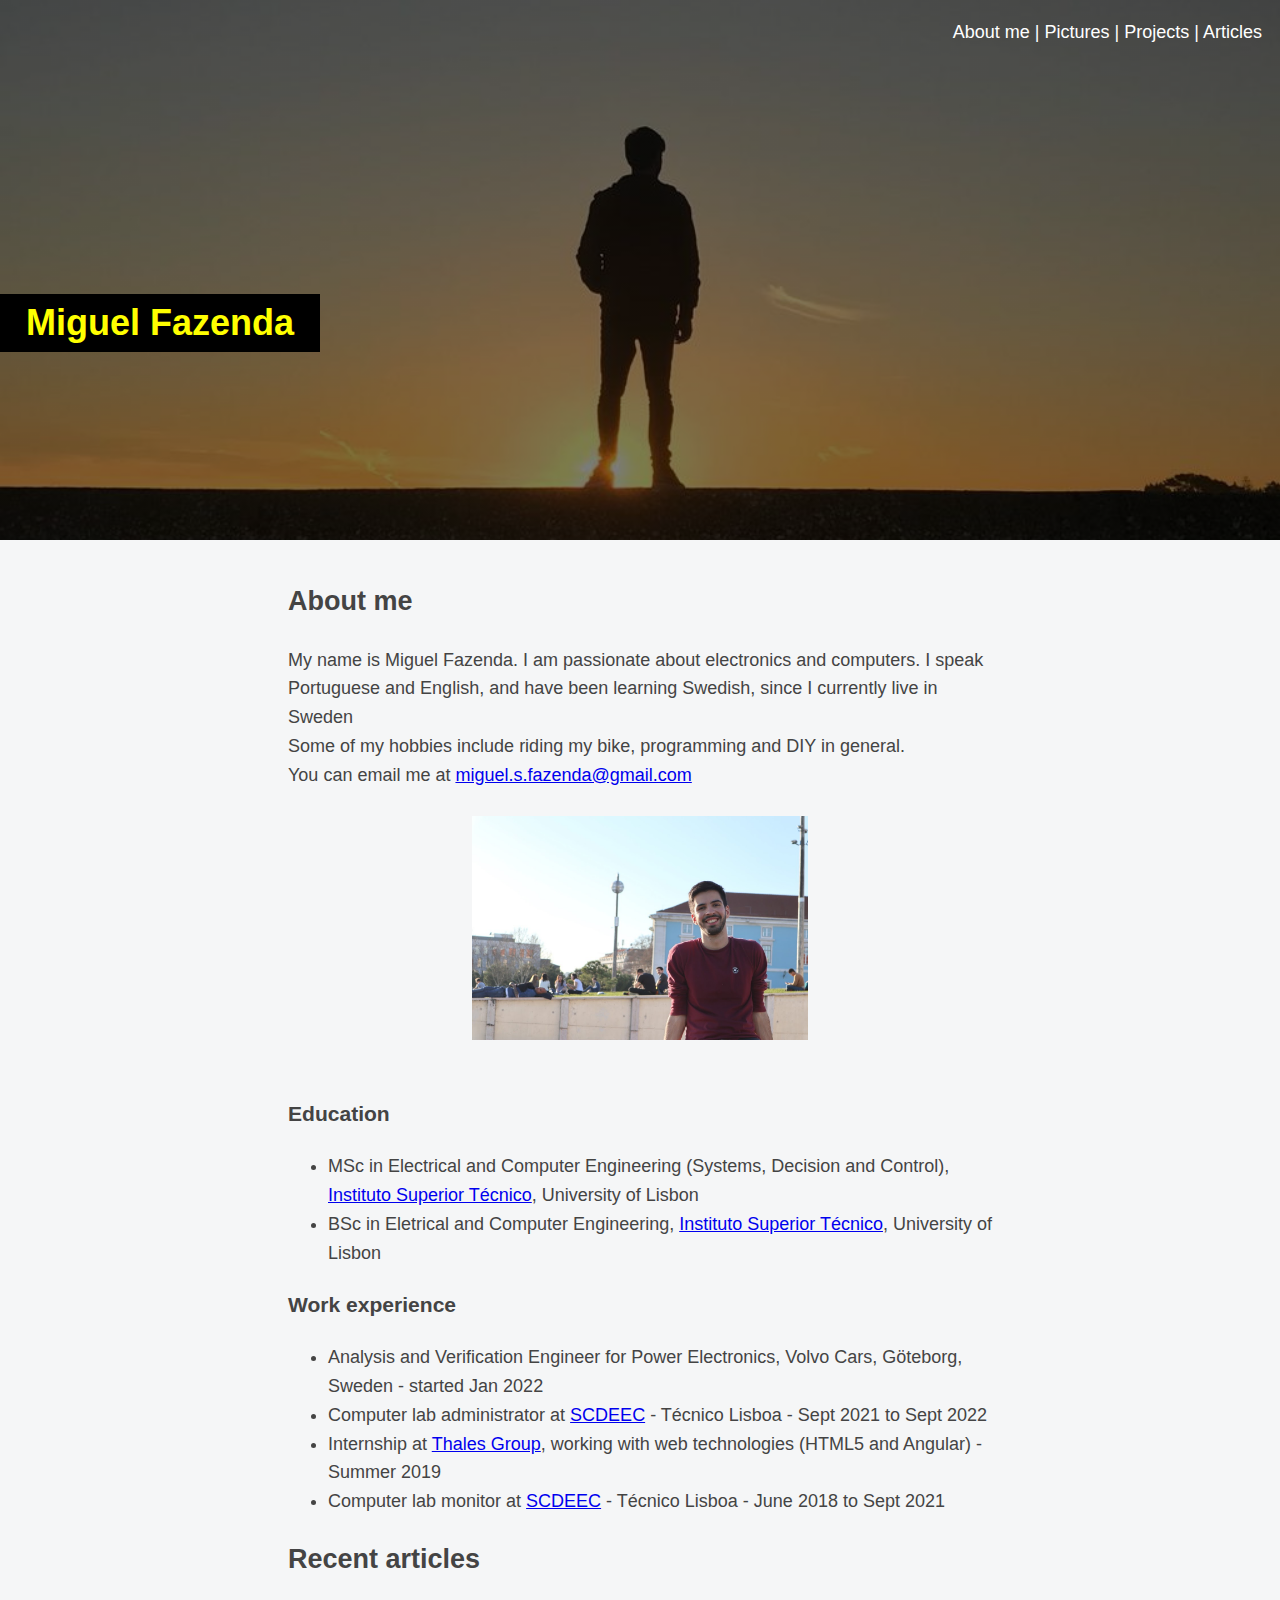
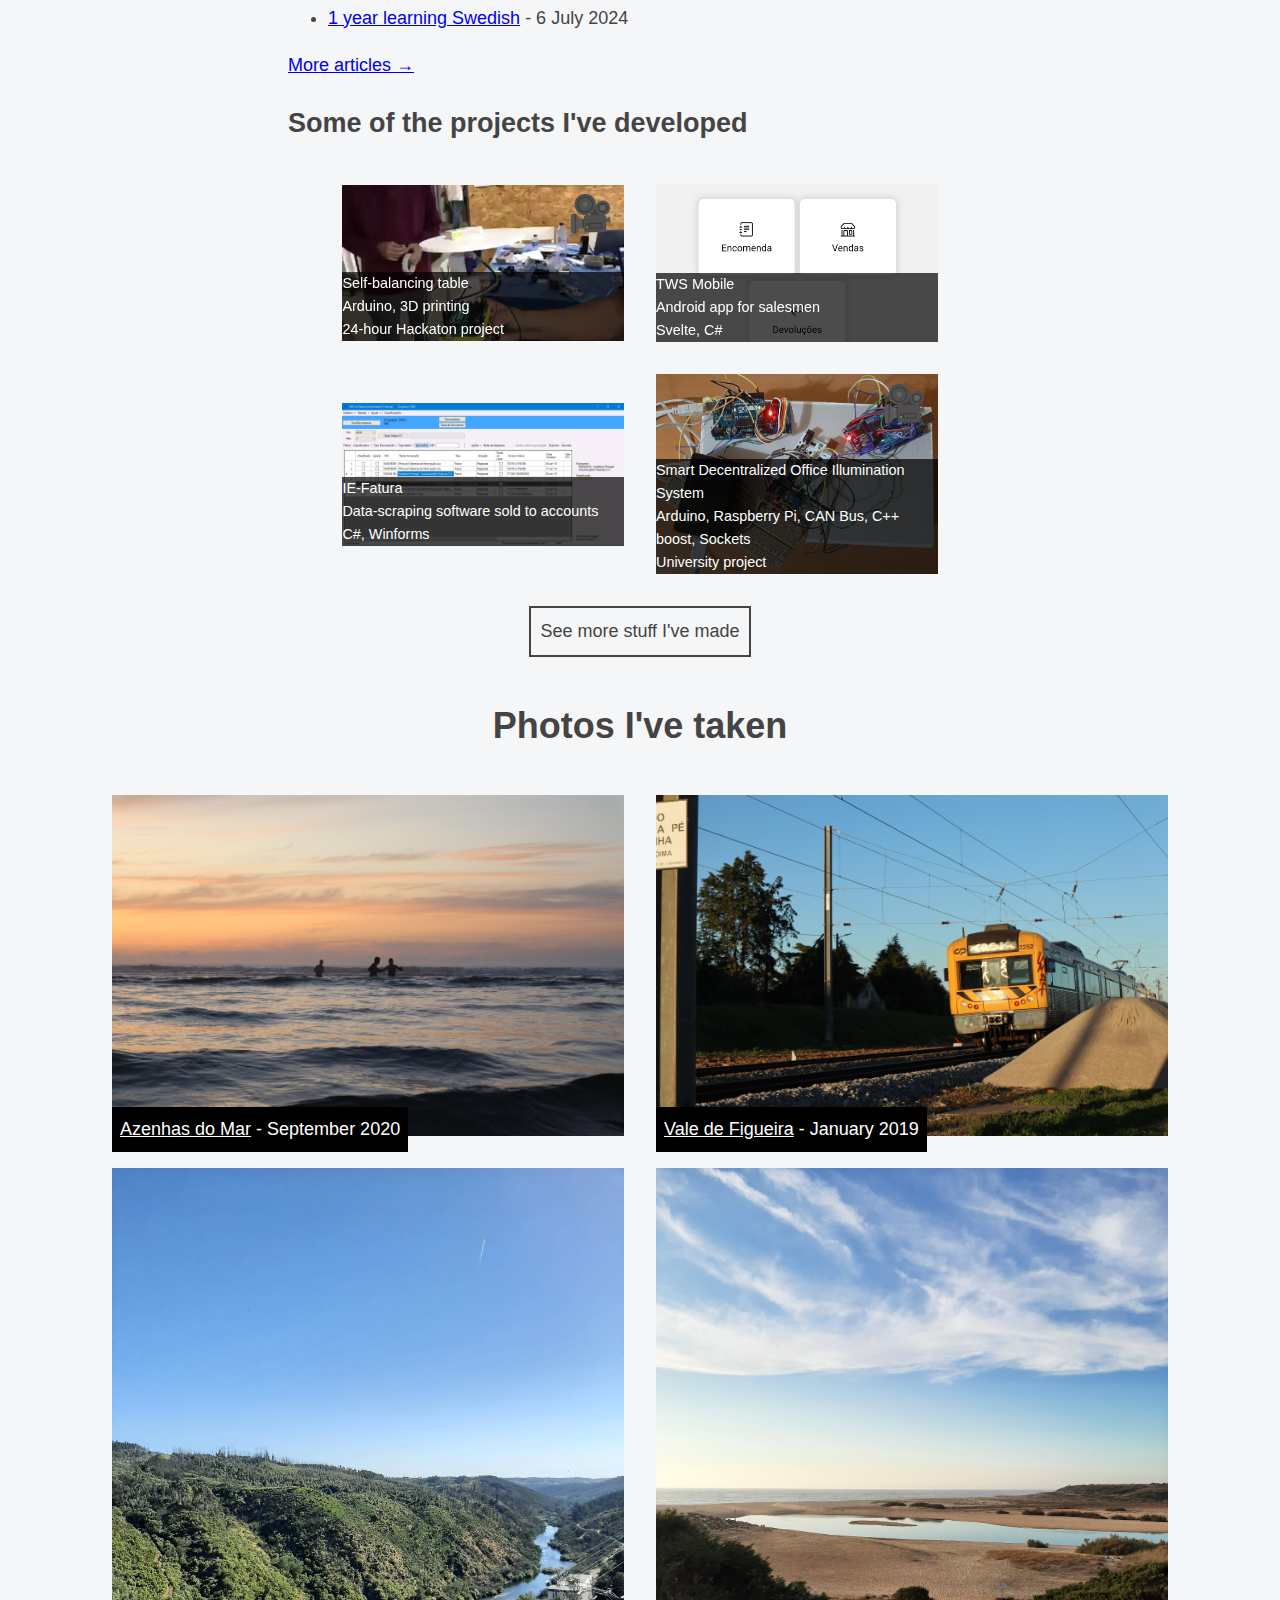
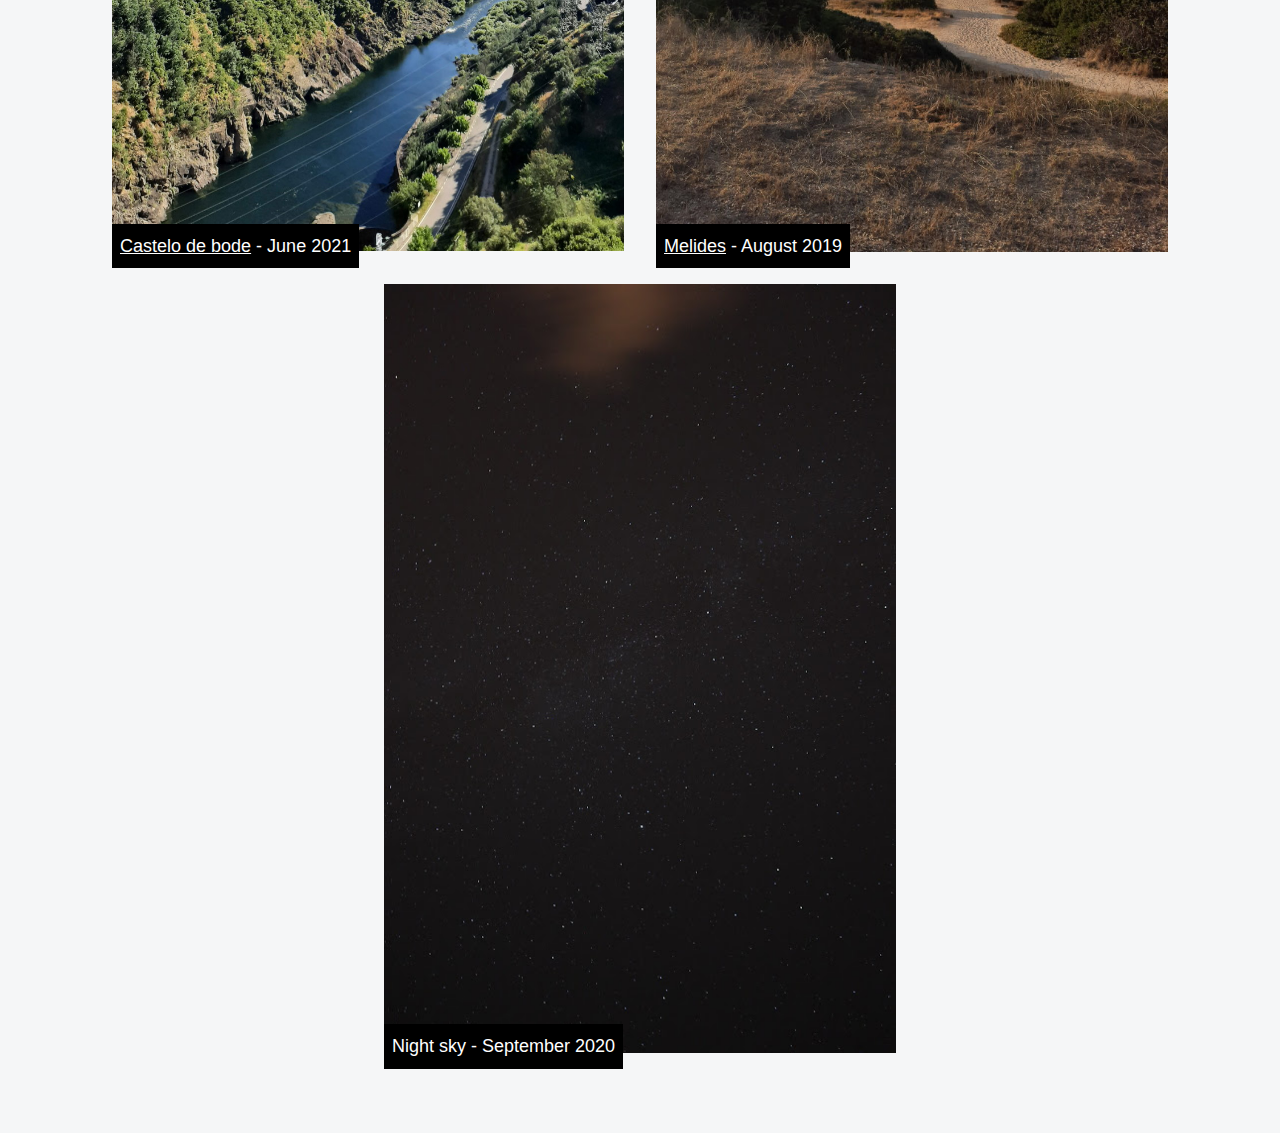
<file: index.html>
<html>

<head>
	<meta charset="utf-8">
	<meta name="viewport" content="width=device-width, initial-scale=1">
    <link rel="stylesheet" href="style.css" />
    <link href="https://fonts.googleapis.com/css?family=Open+Sans:300,400,700&display=swap" rel="stylesheet" />
	<title>Miguel Fazenda</title>
</head>

<body>
    <div id="fundo">
        <div id="inner-background">
			<h1>Miguel Fazenda</h1>
			<!--<div id="dummy-code">
				<span style="color: #C586C0;">while</span>(<span style="color: #9CDCFE;">player</span>.<span style="color: #DCDCAA;">IsAlive</span>())<br>
				{<br>
					&nbsp;&nbsp;&nbsp;&nbsp;<span style="color: #9CDCFE;">player</span>.<span style="color: #DCDCAA;">HaveFun();</span><span id="blink">_</span><br>

					<span style="font-size: 0.5em;">(ISTO ESTÁ BUE CHEESY AHAHA)</span><br>
					ITReceuiter.impressed = true;<br>
				}<br>
			</div>-->
			
		</div>
		<div id="menu">
			<a href="#about">About me</a>
			|
			<a href="#pictures">Pictures</a>
			|
			<a href="projects.html">Projects</a>
			|
			<a href="articles.html">Articles</a>
		</div>
    </div>

    <div id="content">
		<div id="intro">
			<h2 id="about">About me</h2>
			<p>
				My name is Miguel Fazenda. I am passionate about electronics and computers.
				I speak Portuguese and English, and have been learning Swedish, since I currently live in Sweden<br>
				Some of my hobbies include riding my bike, programming and DIY in general.<br>
				You can email me at <a href="mailto:miguel.s.fazenda@gmail.com">miguel.s.fazenda@gmail.com</a>
			</p>
			

			<div id="my-photos">
				<img src="imgs/me1.jpg" class="my-photo" />
			</div>
			<br>
			<h3>Education</h3>
			<ul>
				<li>MSc in Electrical and Computer Engineering (Systems, Decision and Control), <a href="https://tecnico.ulisboa.pt/en/" target="_blank">Instituto Superior Técnico</a>, University of Lisbon </li>
				<li>BSc in Eletrical and Computer Engineering, <a href="https://tecnico.ulisboa.pt/en/" target="_blank">Instituto Superior Técnico</a>, University of Lisbon </li>
			</ul>
			
			<h3>Work experience</h3>
			<ul>
				<li>Analysis and Verification Engineer for Power Electronics, Volvo Cars, Göteborg, Sweden - started Jan 2022</li>
				<li>Computer lab administrator at <a href="https://scdeec.tecnico.ulisboa.pt/" target="_blank">SCDEEC</a> - Técnico Lisboa - Sept 2021 to Sept 2022</li>
				<li>Internship at <a href="http://www.thalesgroup.com/en" target="_blank">Thales Group</a>, working with web technologies (HTML5 and Angular) - Summer 2019</li>
				<li>Computer lab monitor at <a href="https://scdeec.tecnico.ulisboa.pt/" target="_blank">SCDEEC</a> - Técnico Lisboa - June 2018 to Sept 2021</li>
			</ul>
		</div>

		<div class="part">
			<h2>Recent articles</h2>
			<ul>
				
				<li><a href="/posts/articles/1-year-learining-swedish.html">1 year learning Swedish</a> - 6 July 2024</li>
				
			</ul>
			<a href="/posts/articles/">More articles →</a>
		</div>
		
        <div class="part">
            <h2>
                Some of the projects I've developed
            </h2>
            <div class="project-list-container">
				<a class="project-item">	
					<video src="/imgs/projects/neecaton.mp4" class="video-autoplay" style="width:100%; " muted loop playsinline></video>
					<span class="video-autoplay-symbol">🎥</span> 
					<div class="project-item-desc">
						Self-balancing table<br>Arduino, 3D printing<br>24-hour Hackaton project
					</div>
				</a>
			
			
				<a href="/posts/projects/tws-mobile.html" class="project-item">
					<img src="/imgs/projects/tws-mobile/tws-mobile-thumbnail.png" class="project-img" style="width:100%;">
					<div class="project-item-desc">
						TWS Mobile<br>Android app for salesmen<br>Svelte, C#
					</div>
				</a>
			
				<a href="/posts/projects/tws-iefatura.html"  class="project-item">
					<img src="/imgs/projects/iefatura.png" class="project-img" style="width:100%;"> 
					<div class="project-item-desc">
						IE-Fatura<br>Data-scraping software sold to accounts<br>C#, Winforms<br>
					</div>
				</a>

				<a href="https://github.com/miguelfazenda/SCDTR-Project"  class="project-item">
					<img src="/imgs/projects/SCDTR.jpg" class="project-img" style="width:100%;"> 
					<video src="/imgs/projects/scdtr.mp4" class="video-autoplay" style="width:100%; display: none;" muted loop playsinline></video>
					<span class="video-autoplay-symbol">🎥</span> 
					<div class="project-item-desc">
						Smart Decentralized Office Illumination System<br>Arduino, Raspberry Pi, CAN Bus, C++ boost, Sockets<br>University project
					</div>
				</a>				
			</div>
			<a class="btn" href="/posts/projects/">
				See more stuff I've made
			</a>
		</div>

		<!--<div>
			<h2>Technologies I'm familiar with:</h2>
			<div id="tech-list">
				<div><img src="1280px-Arduino_Logo.svg.png"><br>Microcontroler programming: Arduino and ESP32</div>
				<div><img src="cpp.svg"><br>Intermediate knowledge of C++, including modern C++ features</div>
				<div><img src="c-sharp-c-seeklogo.com.svg"></div>
				<div><img src="Java-logo.png"></div>
				<div><img src="1024px-HTML5_logo_and_wordmark.svg.png"></div>
				<div><img src="kisspng-microsoft-sql-server-mysql-database-logo-5b098c6ee92a46.0488681015273524309551.png"></div>
				<div><img src="Android_symbol_green_RGB.svg"></div>
				<div><img src="imgs/tech/linux.png"></div>
				
				
			</div>
			
			FPGA
		</div>-->
		
		<!--<h2>Want to know more about me professionaly?</h2>
		<a class="btn" href="">
			Download my CV
		</a>-->
		
		
		<!--<p>
			Administration of a company’s server. Windows machine with an SQL Server, SQL CE on PDA’s for sales, and IIS.
			Also developed several tools in C# that help with tasks on sales and accounting software. CCTV configuration.
		</p>-->
	</div>

	<h1 style="text-align: center;" id="pictures">Photos I've taken</h1>
	<div id="pics">
		<div class="pic">
			<img src="imgs/pics/azenhas.jpg"/>
			<div class="pic-desc">
				<a href="https://goo.gl/maps/nQRJt76jqMDMaD4q8" target="_blank">Azenhas do Mar</a> - September 2020
			</div>
		</div>
		<div class="pic">
			<img src="imgs/pics/comboio.jpg"/>
			<div class="pic-desc">
				<a href="https://goo.gl/maps/qYqXS6YJtqGXAo3k9" target="_blank">Vale de Figueira</a> - January 2019
			</div>
		</div>
		<div class="pic">
			<img src="imgs/pics/bode.jpg"/>
			<div class="pic-desc">
				<a href="https://goo.gl/maps/1wopXopPPVYSDdBX6"  target="_blank">Castelo de bode</a> - June 2021
			</div>
		</div>
		<div class="pic">
			<img src="imgs/pics/melides.jpg"/>
			<div class="pic-desc">
				<a href="https://goo.gl/maps/KDpG4r6xeGAFjhci8" target="_blank">Melides</a> - August 2019
			</div>
		</div>
		<div class="pic">
			<img src="imgs/pics/stars.jpg"/>
			<div class="pic-desc">
				Night sky - September 2020
			</div>
		</div>
	</div>

	<!--<script>
		let blink_element = document.getElementById("blink");

		var intervalId = window.setInterval(function(){
			let currently_hidden = blink_element.style.display == "none";
			blink_element.style.display = currently_hidden ? "inline" : "none";
		}, 700);
	</script>-->
	<script src="autoplay.js"></script>
	
</body>

</html>
</file>
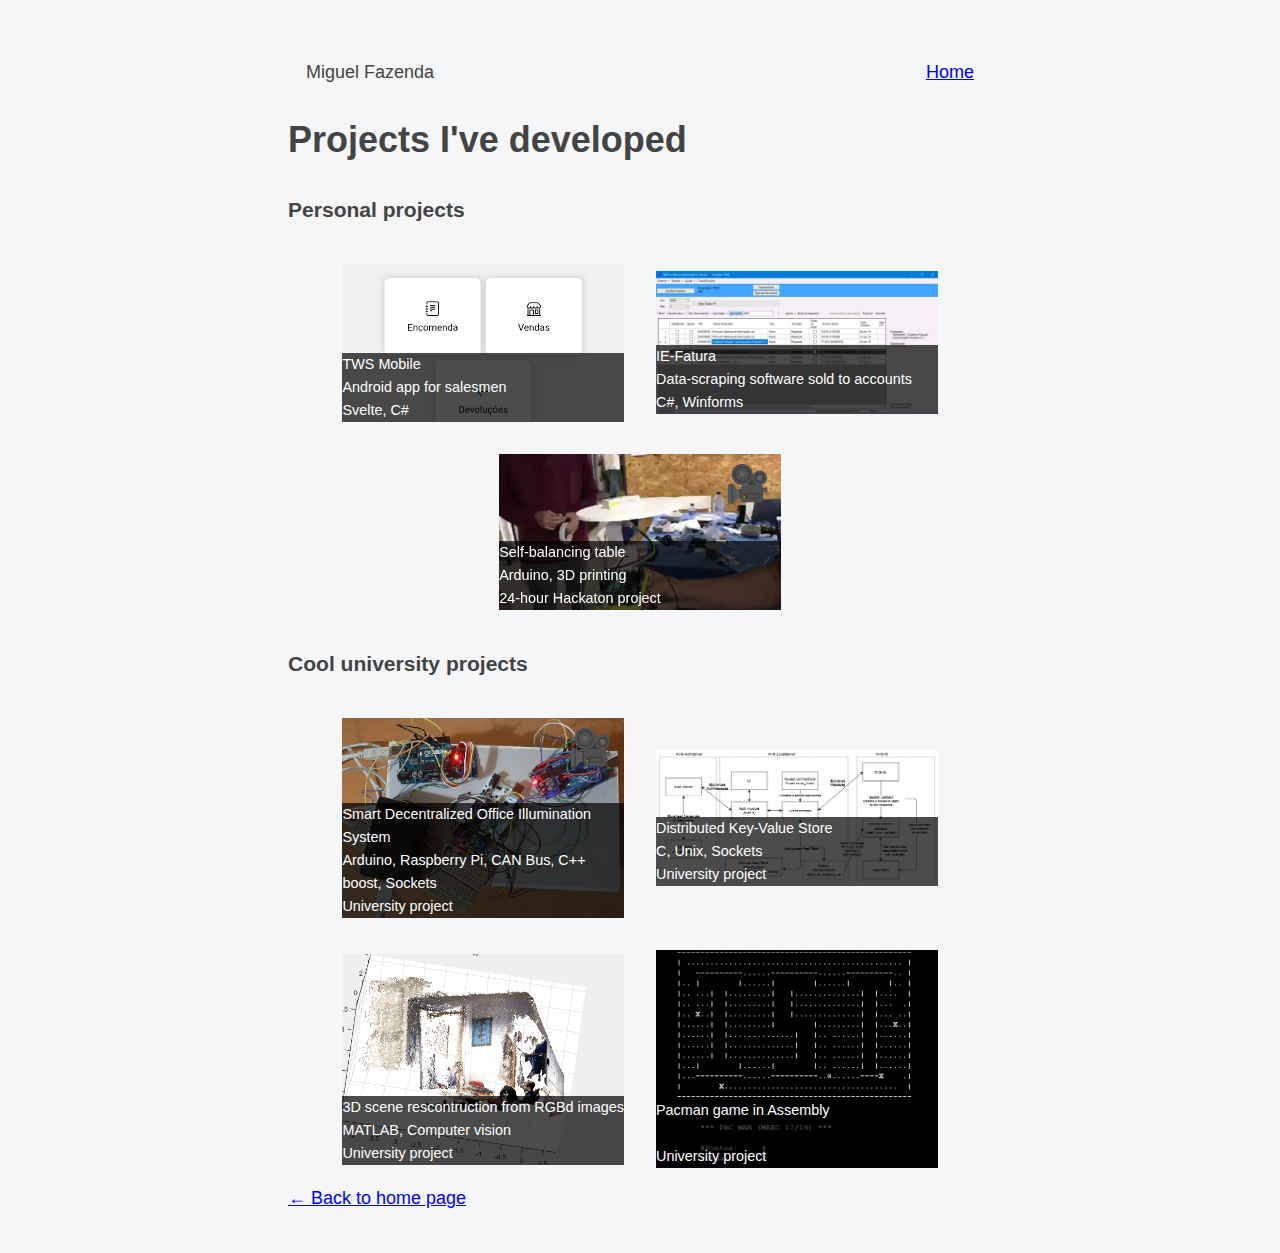
<file: posts/projects/index.html>
<html>

<head>
	<meta charset="utf-8">
	<meta name="viewport" content="width=device-width, initial-scale=1">
	<link rel="stylesheet" href="/style.css" />
	<link rel="stylesheet" href="/article.css" />
	<link href="https://fonts.googleapis.com/css?family=Open+Sans:300,400,700&display=swap" rel="stylesheet" />
	<title>Projects</title>
</head>

<body>
	<div id="content">
		<div id="navbar">
			<div id="navbar-logo"><a href="/">Miguel Fazenda</a></div>
			<div id="navbar-menu">
				<a href="/">Home</a>
			</div>
		</div>


		<h1>Projects I've developed</h1>

		<h3>Personal projects</h3>

		<div class="project-list-container">
			<a href="/posts/projects/tws-mobile.html" class="project-item">
				<img src="/imgs/projects/tws-mobile/tws-mobile-thumbnail.png" class="project-img" style="width:100%;">
				<div class="project-item-desc">
					TWS Mobile<br>Android app for salesmen<br>Svelte, C#
				</div>
			</a>

			<a href="/posts/projects/tws-iefatura.html" class="project-item">
				<img src="/imgs/projects/iefatura.png" class="project-img" style="width:100%;">

				<div class="project-item-desc">
					IE-Fatura<br>Data-scraping software sold to accounts<br>C#, Winforms<br>
				</div>
			</a>

			<a class="project-item">
				<video src="/imgs/projects/neecaton.mp4" class="video-autoplay" style="width:100%; " muted loop
					playsinline></video>
				<span class="video-autoplay-symbol">🎥</span>
				<div class="project-item-desc">
					Self-balancing table<br>Arduino, 3D printing<br>24-hour Hackaton project
				</div>
			</a>
		</div>


		<h3>Cool university projects</h3>
		<div class="project-list-container">
			<a href="https://github.com/miguelfazenda/SCDTR-Project" class="project-item">
				<img src="/imgs/projects/SCDTR.jpg" class="project-img" style="width:100%;">
				<video src="/imgs/projects/scdtr.mp4" class="video-autoplay" style="width:100%; display: none;" muted
					loop playsinline></video>
				<span class="video-autoplay-symbol">🎥</span>
				<div class="project-item-desc">
					Smart Decentralized Office Illumination System<br>Arduino, Raspberry Pi, CAN Bus, C++ boost,
					Sockets<br>University project
				</div>
			</a>

			<a href="https://github.com/miguelfazenda/DistributedKeyValueStore" class="project-item">
				<img src="/imgs/projects/PSIS.png" class="project-img" style="width:100%;">


				<div class="project-item-desc">
					Distributed Key-Value Store<br>C, Unix, Sockets<br>University project
				</div>
			</a>

			<a class="project-item">
				<img src="/imgs/projects/PIV.png" class="project-img" style="width:100%;">


				<div class="project-item-desc">
					3D scene rescontruction from RGBd images<br>MATLAB, Computer vision<br>University project
				</div>
			</a>

			<a class="project-item">
				<img src="/imgs/projects/pacman.png" class="project-img" style="width:100%;">


				<div class="project-item-desc">
					Pacman game in Assembly<br><br>University project
				</div>
			</a>
		</div>

		<a href="/">← Back to home page</a>
	</div>

	<script src="/autoplay.js"></script>
</body>

</html>
</file>
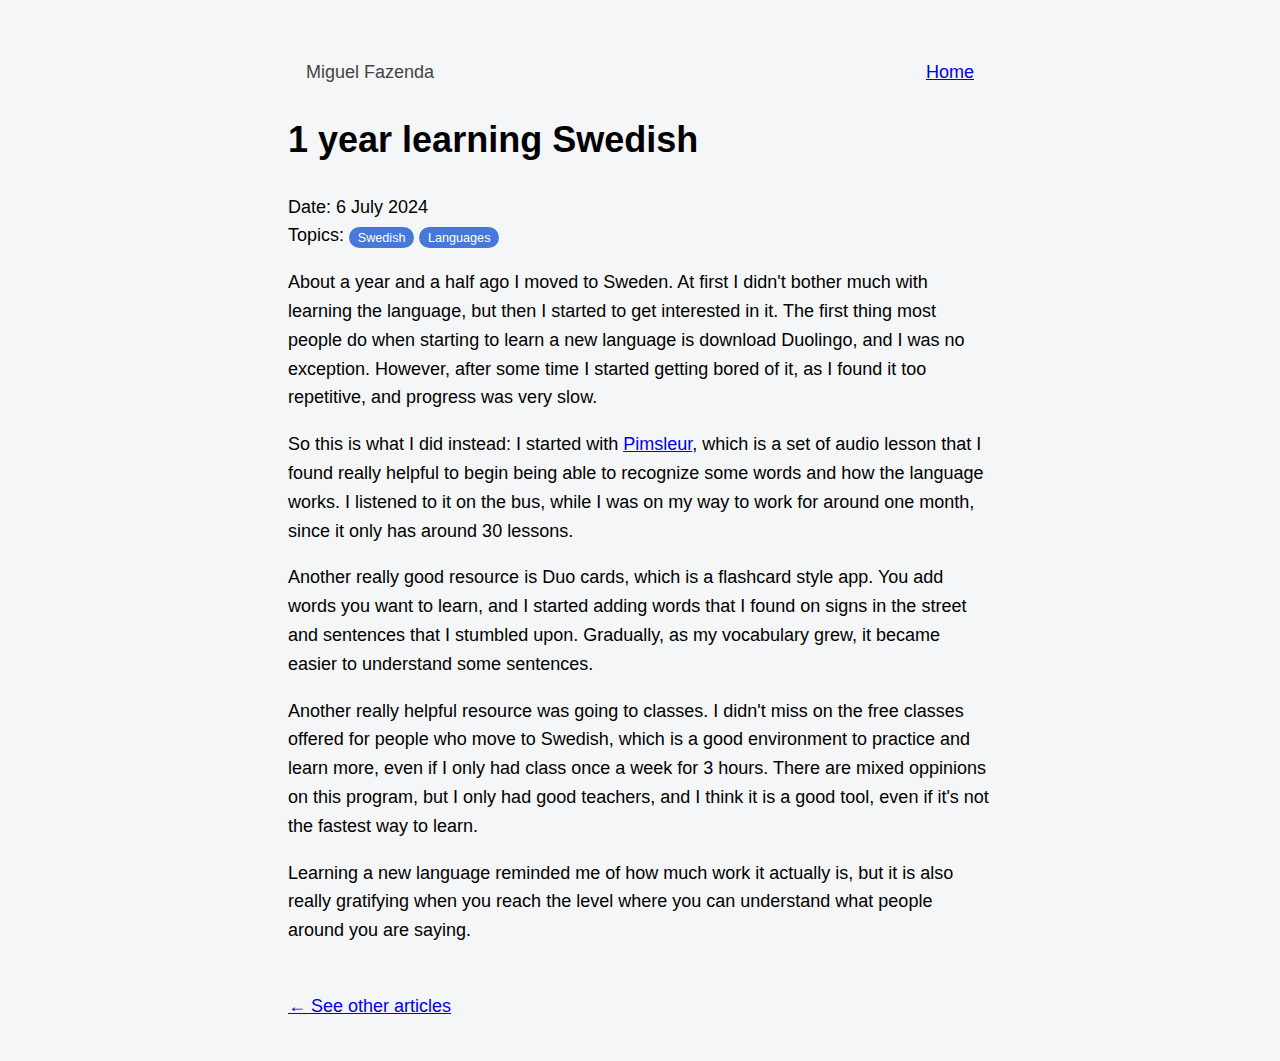
<file: posts/articles/1-year-learining-swedish.html>
<html>

<head>
    <meta charset="utf-8">
    <meta name="viewport" content="width=device-width, initial-scale=1">
    <link rel="stylesheet" href="../../style.css" />
    <link rel="stylesheet" href="../../article.css" />
    <link href="https://fonts.googleapis.com/css?family=Open+Sans:300,400,700&display=swap" rel="stylesheet" />

    <title>1 year learning Swedish</title>

    <meta property="og:description" name="description" content="<p>lorem ipsum dolor</p>">
    <meta name="keywords" content="">
    <meta name="author" content="Miguel Fazenda">
</head>

<body>
    <div id="content">
        <div id="navbar">
            <div id="navbar-logo"><a href="../../">Miguel Fazenda</a></div>
            <div id="navbar-menu">
                <a href="../../">Home</a>
            </div>
        </div>


        <article>
            <h1>1 year learning Swedish</h1>

            Date: 6 July 2024

            <div id="tags">
                Topics:
                <span>Swedish</span>
                <span>Languages</span>
            </div>

            <p>About a year and a half ago I moved to Sweden. At first I didn't bother much with learning the language,
                but then I started to get interested in it. The first thing most people do when starting to learn a new language is download Duolingo, and I was no
                exception. However, after some time I started getting bored of it, as I found it too repetitive, and
                progress was very slow.</p>

            <p>So this is what I did instead: I started with <a href="https://www.pimsleur.com/learn-swedish/">Pimsleur</a>, which is a set of audio lesson that I found
                really helpful to begin being able to recognize some words and how the language works. I listened to it on the bus, while I was on my way to work for around one month, since it only has around 30 lessons.
            </p>

            <p> Another really good resource is Duo cards, which is a flashcard style app. You add words you want to learn, and I
                started adding words that I found on signs in the street and sentences that I stumbled upon. Gradually,
                as my vocabulary grew, it became easier to understand some sentences.
            </p>

            <p>Another really helpful resource was going to classes. I didn't miss on the free classes offered for people who
                move to Swedish, which is a good environment to practice and learn more, even if I only had class once a week
                for 3 hours. There are mixed oppinions on this program, but I only had good teachers, and I think it is a good tool, even if it's not the fastest way to learn.
            </p>

            <p>Learning a new language reminded me of how much work it actually is, but it is also really gratifying
                when you reach the level where you can understand what people around you are saying.</p>



            

        </article>

        <br>
        <a href="/posts/articles/">← See other articles</a>
    </div>
</body>

</html>
</file>
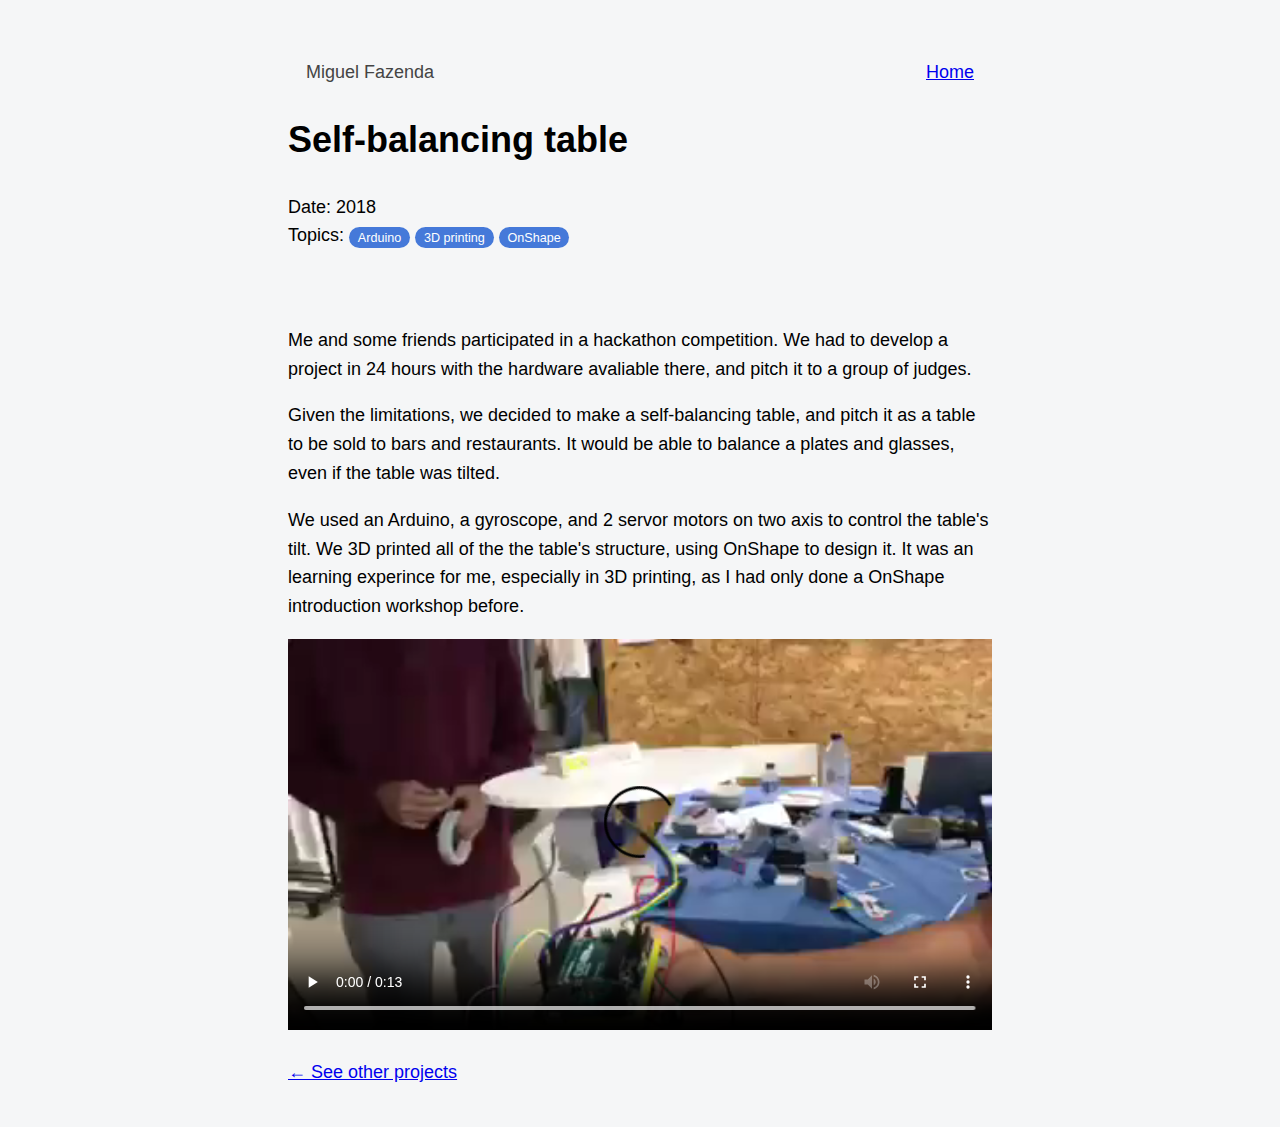
<file: posts/projects/self-balancing-table.html>
<html>

<head>
	<meta charset="utf-8">
	<meta name="viewport" content="width=device-width, initial-scale=1">
    <link rel="stylesheet" href="../../style.css" />
	<link rel="stylesheet" href="../../article.css" />
	<link href="https://fonts.googleapis.com/css?family=Open+Sans:300,400,700&display=swap" rel="stylesheet" />
	
	<title>Self-balancing table</title>

	<meta property="og:description" name="description" content="<p>lorem ipsum dolor</p>">
	<meta name="keywords" content="">
	<meta name="author" content="Miguel Fazenda">
</head>

<body>
	<div id="content">
		<div id="navbar">
			<div id="navbar-logo" ><a href="../../">Miguel Fazenda</a></div>
			<div id="navbar-menu">
				<a href="../../">Home</a>
			</div>
		</div>

		

		<article>
			<h1>Self-balancing table</h1>

            Date: 2018

			<div id="tags">
				Topics: 
				<span>Arduino</span>
				<span>3D printing</span>
				<span>OnShape</span>
			</div>
			<br>
	
			<br>

            <p>
                Me and some friends participated in a hackathon competition. We had to develop a project in 24 hours with the hardware avaliable there, and pitch it to a group of judges.
			</p>
			<p>
				Given the limitations, we decided to make a self-balancing table, and pitch it as a table to be sold to bars and restaurants. It would be able to balance a plates and glasses, even if the table was tilted.
            </p>
			<p>
				We used an Arduino, a gyroscope, and 2 servor motors on two axis to control the table's tilt. We 3D printed all of the the table's structure, using OnShape to design it.
				It was an learning experince for me, especially in 3D printing, as I had only done a OnShape introduction workshop before.
			</p>
            

            <video playsinline controls style="width: 100%;">
                <source src="../../imgs/projects/neecaton.mp4" type="video/mp4">
            </video>
			
		</article>

		<br>
		<a href="/posts/projects/">← See other projects</a>
	</div>
</body>

</html>
</file>
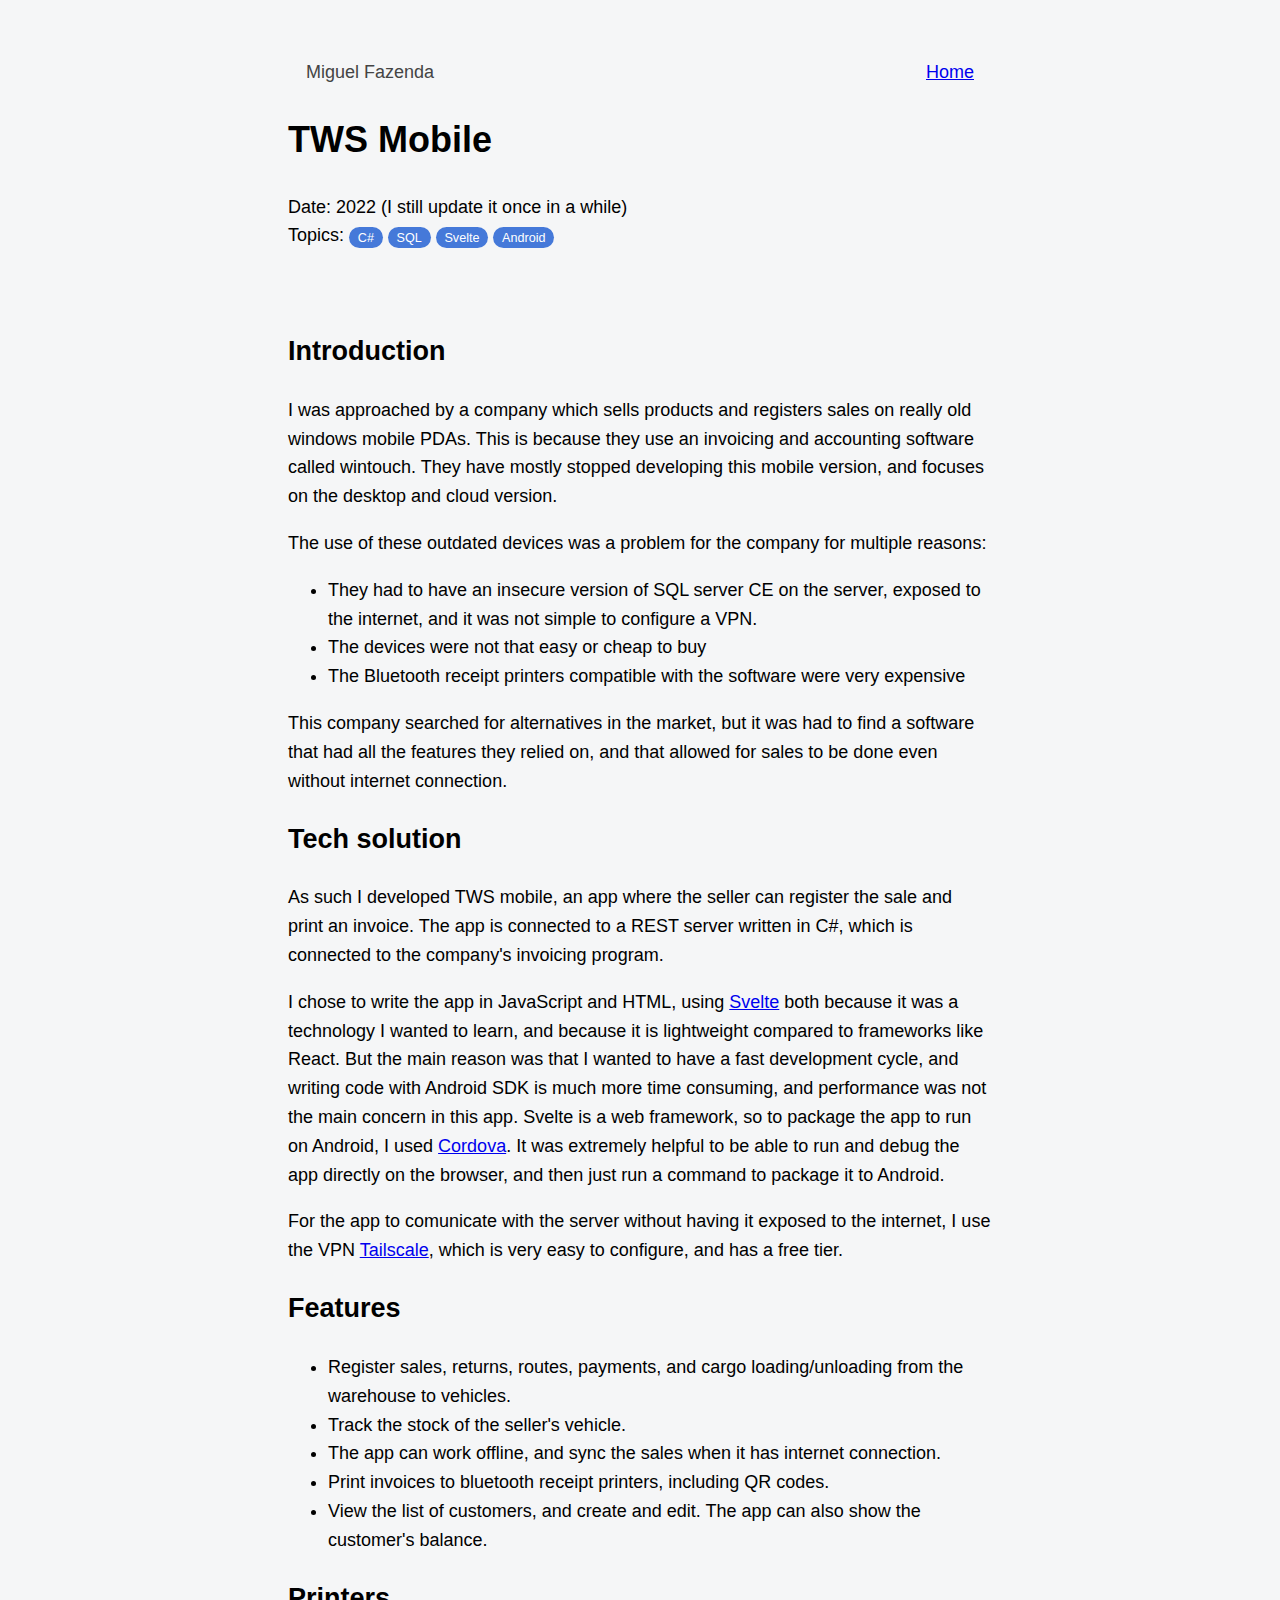
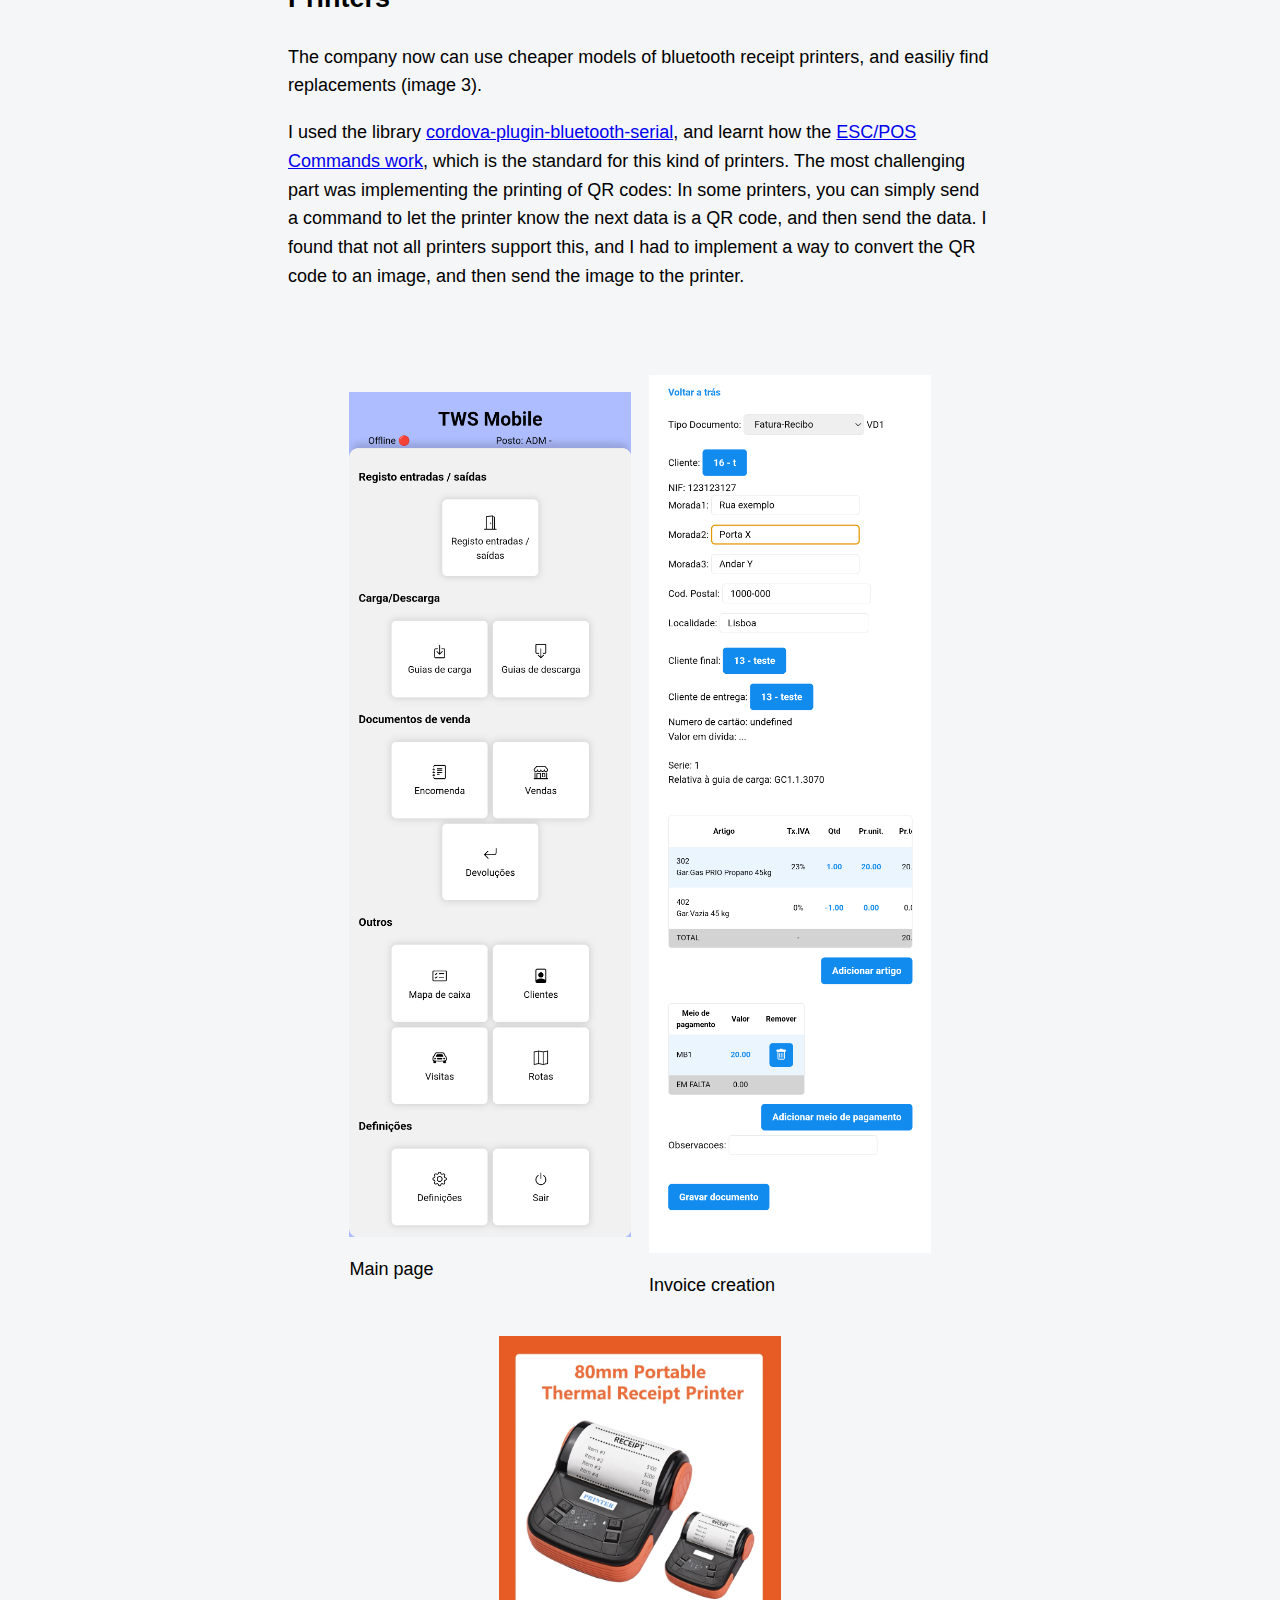
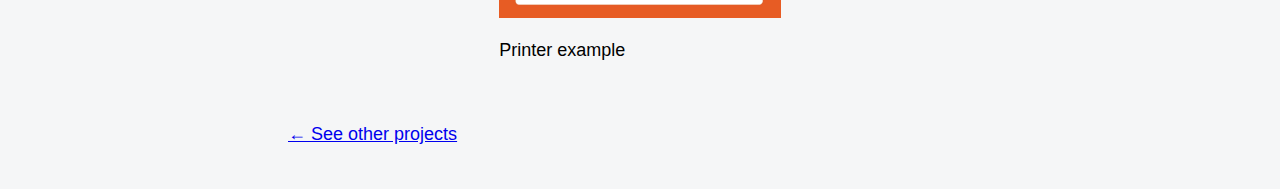
<file: posts/projects/tws-mobile.html>
<html>

<head>
	<meta charset="utf-8">
	<meta name="viewport" content="width=device-width, initial-scale=1">
	<link rel="stylesheet" href="../../style.css" />
	<link rel="stylesheet" href="../../article.css" />
	<link href="https://fonts.googleapis.com/css?family=Open+Sans:300,400,700&display=swap" rel="stylesheet" />

	<title>TWS Mobile</title>

	<meta property="og:description" name="description" content="<p>lorem ipsum dolor</p>">
	<meta name="keywords" content="">
	<meta name="author" content="Miguel Fazenda">
</head>

<body>
	<div id="content">
		<div id="navbar">
			<div id="navbar-logo"><a href="../../">Miguel Fazenda</a></div>
			<div id="navbar-menu">
				<a href="../../">Home</a>
			</div>
		</div>


		<article>
			<h1>TWS Mobile</h1>

			Date: 2022 (I still update it once in a while)

			<div id="tags">
				Topics:
				<span>C#</span>
                <span>SQL</span>
                <span>Svelte</span>
                <span>Android</span>
			</div>
			
			<br>
			<br>

            <h2>Introduction</h2>

            <p>I was approached by a company which sells products and registers sales on really old windows mobile PDAs. This is because they use an invoicing and accounting software called wintouch. They have mostly stopped developing this mobile version, and focuses on the desktop and cloud version.</p>

            The use of these outdated devices was a problem for the company for multiple reasons:
            <ul>
                <li>They had to have an insecure version of SQL server CE on the server, exposed to the internet, and it was not simple to configure a VPN.</li>
                <li>The devices were not that easy or cheap to buy</li>
                <li>The Bluetooth receipt printers compatible with the software were very expensive</li>
            </ul>

            <p>
                This company searched for alternatives in the market, but it was had to find a software that had all the features they relied on, and that allowed for sales to be done even without internet connection.
            </p>






            <h2>Tech solution</h2>
            <p>
                As such I developed TWS mobile, an app where the seller can register the sale and print an invoice. The app is connected to a REST server written in C#, which is connected to the company's invoicing program.
            </p>
            <p>
                I chose to write the app in JavaScript and HTML, using <a href="https://svelte.dev/">Svelte</a> both because it was a technology I wanted to learn, and because it is lightweight compared to frameworks like React. But the main reason was that I wanted to have a fast development cycle, and writing code with Android SDK is much more time consuming, and performance was not the main concern in this app.
                Svelte is a web framework, so to package the app to run on Android, I used <a href="https://cordova.apache.org/">Cordova</a>. It was extremely helpful to be able to run and debug the app directly on the browser, and then just run a command to package it to Android.
            </p>
            <p>
                For the app to comunicate with the server without having it exposed to the internet, I use the VPN <a href="https://tailscale.com/">Tailscale</a>, which is very easy to configure, and has a free tier.
            </p>

            <h2>Features</h2>
                <ul>
                    <li>
                        Register sales, returns, routes, payments, and cargo loading/unloading from the warehouse to vehicles.
                    </li>
                    <li>
                        Track the stock of the seller's vehicle.
                    </li>
                    <li>
                        The app can work offline, and sync the sales when it has internet connection.
                    </li>
                    <li>
                        Print invoices to bluetooth receipt printers, including QR codes.
                    </li>
                    <li>
                        View the list of customers, and create and edit. The app can also show the customer's balance.
                    </li>

                </ul>







            <h2>Printers</h2>
            <p>
                The company now can use cheaper models of bluetooth receipt printers, and easiliy find replacements (image 3).
            </p>
            <p>
                I used the library <a href="https://www.npmjs.com/package/cordova-plugin-bluetooth-serial">cordova-plugin-bluetooth-serial</a>, and learnt how the <a href="https://download4.epson.biz/sec_pubs/pos/reference_en/escpos/index.html">ESC/POS Commands work</a>, which is the standard for this kind of printers.
                The most challenging part was implementing the printing of QR codes: In some printers, you can simply send a command to let the printer know the next data is a QR code, and then send the data. I found that not all printers support this, and I had to implement a way to convert the QR code to an image, and then send the image to the printer.
            </p>

			<br><br>

            <div class="imgs-sideby-side">
                <div>
                    <img src="/imgs/projects/tws-mobile/tws-mobile-mainpage.png" alt="">
                    <p>Main page</p>
                </div>
                <div>
                    <img src="/imgs/projects/tws-mobile/tws-mobile-fatura.png" alt="">
                    <p>Invoice creation</p>
                </div>
                <div>
                    <img src="/imgs/projects/tws-mobile/thermalprinter.webp" alt="">
                    <p>Printer example</p>
                </div>
            </div>

		</article>

		<br>
		<a href="/posts/projects/">← See other projects</a>
	</div>
</body>

</html>
</file>
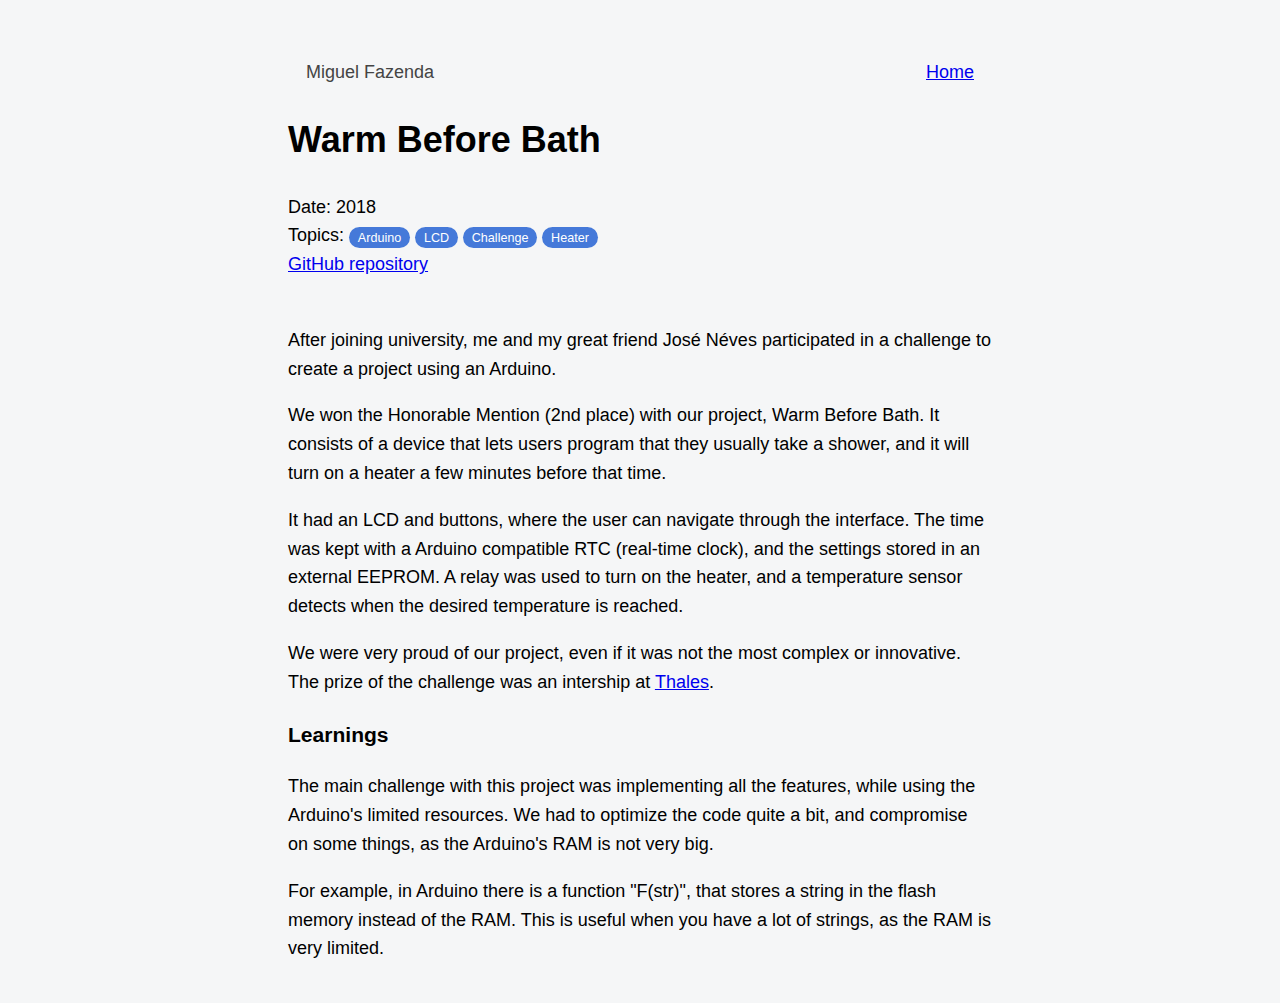
<file: posts/projects/warmbeforebath.html>
<html>

<head>
	<meta charset="utf-8">
	<meta name="viewport" content="width=device-width, initial-scale=1">
    <link rel="stylesheet" href="../../style.css" />
	<link rel="stylesheet" href="../../article.css" />
	<link href="https://fonts.googleapis.com/css?family=Open+Sans:300,400,700&display=swap" rel="stylesheet" />
	
	<title>Warm Before Bath project</title>

	<meta property="og:description" name="description" content="<p>lorem ipsum dolor</p>">
	<meta name="keywords" content="">
	<meta name="author" content="Miguel Fazenda">
</head>

<body>
	<div id="content">
		<div id="navbar">
			<div id="navbar-logo" ><a href="../../">Miguel Fazenda</a></div>
			<div id="navbar-menu">
				<a href="../../">Home</a>
			</div>
		</div>

		

		<article>
			<h1>Warm Before Bath</h1>

            Date: 2018

			<div id="tags">
				Topics: 
					<span>Arduino</span>
					<span>LCD</span>
					<span>Challenge</span>
                    <span>Heater</span>
			</div>
			<a href="https://github.com/joseafonsoneves/WarmBeforeBath">GitHub repository</a>
			<br>
	
			<br>

            <p>After joining university, me and my great friend José Néves participated in a challenge to create a project using an Arduino.</p>
			
			<p>We won the Honorable Mention (2nd place) with our project, Warm Before Bath. It consists of a device that lets users program that they usually take a shower, and it will turn on a heater a few minutes before that time. </p>
            
            <p>It had an LCD and buttons, where the user can navigate through the interface. The time was kept with a Arduino compatible RTC (real-time clock), and the settings stored in an external EEPROM.
            A relay was used to turn on the heater, and a temperature sensor detects when the desired temperature is reached.</p>

			<p>We were very proud of our project, even if it was not the most complex or innovative. The prize of the challenge was an intership at <a href="https://www.thalesgroup.com/en">Thales</a>.</p>

            <h3>Learnings</h3>

			<p>The main challenge with this project was implementing all the features, while using the Arduino's limited resources. We had to optimize the code quite a bit, and compromise on some things, as the Arduino's RAM is not very big.</p>
            
			<p>For example, in Arduino there is a function "F(str)", that stores a string in the flash memory instead of the RAM. This is useful when you have a lot of strings, as the RAM is very limited.</p>

		</article>
	</div>
</body>

</html>
</file>
<file: style.css>
:root {
    font-size: 16px;
    font-family: 'Open Sans';
    --text-primary: #b6b6b6;
    --text-secondary: #ececec;
    --bg-primary: #23232e;
    --bg-secondary: #141418;
    --transition-speed: 600ms;
}

html {
	scroll-behavior: smooth;
  }

body
{
	margin: 0 !important;
	padding: 0 !important;
	margin: 0px;
	line-height: 1.6;
	font-size: 18px;
	color: #444;
	background-color: #f5f6f7;
	
	font-family: -apple-system, BlinkMacSystemFont, "Segoe UI", "Roboto", "Oxygen", "Ubuntu", "Cantarell", "Fira Sans", "Droid Sans", "Helvetica Neue", sans-serif;
}

#content
{
 	top: 4rem;
	padding: 0 10px;
	margin: 40px auto;
	max-width: 55%;
}

@media screen and (max-width: 1000px) {
	#content
	{
		max-width: 80%;
	}
}

/*#tech-list
{
	list-style-type: none;
}

#tech-list > li > img
{
	width: 3rem;
}*/

#tech-list
{
	display: flex;
	flex-wrap: wrap;
}
#tech-list > div
{
	background-color: white;
	flex: 1 1 0px;
	min-width: 15rem;
	padding: 1rem;
	margin: 0.5rem;
	box-shadow: 0 4px 8px 0 rgba(0, 0, 0, 0.2), 0 6px 15px 0 rgba(0, 0, 0, 0.05);
}

#tech-list img
{
	width: 3rem;
}

#intro
{
	
}

#fundo {
	width: 100%;
	display: inline-block;
	text-align: center;
	color: white;
	height: 60vh;
	max-height: 60vh;
	min-height: 25rem;
	background-image: linear-gradient(
		rgba(0, 0, 0, 0.5),
		rgba(0, 0, 0, 0.5)
	  ), url('imgs/fundo.jpg');
	background-repeat: no-repeat;
	background-size: cover;
	background-position-y: center;
}

#inner-background {
    position: relative; top: 50%;
    display: block;
    text-align: center;
}

#inner-background h1 {
	/*color: rgb(235, 235, 235);*/
	color: yellow;
	background-color: black;
	width: 20rem;
}

#dummy-code {
	text-align: left;
	background-color: #1E1E1E;
	width: min-content;
	padding: 1rem;
}

#menu
{
	position: absolute;
	top: 1em;
	right: 1em;
}

#menu a
{
	color: inherit;
	text-decoration: none;
}

#my-photos
{
	width: 100%;
	display: flex;
	justify-content: space-evenly;
	flex-wrap: wrap;
}

.my-photo
{
	max-width: 100%;
	max-height: 14rem;
	margin: 0.5rem;
}

/* Project list */

.project-list-container {
    display: flex;
    flex-direction: row;
	flex-wrap: wrap;
	justify-content: center;
	align-items: center;
	/*gap: 4rem;*/
}

.project-item {
    flex: 0 1 40%;
    height: max-content;
	margin: 1rem;
	
	text-decoration: none;
	position: relative;
	
	-webkit-animation-duration: 1s;
	animation-duration: 1s;
	-webkit-animation-name: bounceIn;
	animation-name: bounceIn;

	transition: all .2s ease-in-out;
}

@media screen and (max-width: 1000px) {
	.project-item {
		flex: 1 0 100%;
	}
}

.project-item:hover { transform: scale(1.1); }

.project-item-desc
{
	position: absolute;
	bottom: 4em;
	width: 100%;
	background-color: rgba(0, 0, 0, 0.7);
	font-size: 0.8em;
	color: white;
	margin-bottom: -4em;
}


/* Pics */
#pics {
    display: flex;
    flex-direction: row;
	flex-wrap: wrap;
	justify-content: center;

	padding-bottom: 4rem;
}

#pics > div > img
{
	width: 100%;
}

#pics > div 
{
	width: 40%;
	margin: 1rem;
	position: relative;
}

.pic-desc
{
	position: absolute;
	bottom: -1rem;

	background-color: black;
	color: white;
	padding: 0.5rem;
}
.pic-desc > a
{
	color: white;
}

@media screen and (max-width: 1000px) {
	#pics
	{
		padding-bottom: 0rem;
	}
	
	#pics > div
	{
		width: 100%;
    	height: auto;
    	margin: 0rem;
	}
	.pic-desc
	{
		bottom: 0rem;
	}
}

@keyframes bounceIn {
	0% { 
	   opacity: 0; 
	   transform: scale(.9);
	}
	50% { 
	   opacity: 1;
	   transform: scale(1.05);
	}
	70% {
	   transform: scale(.9);
	}
	100% {
	   transform: scale(1);
	}
 } 

.btn
{
	display: block;
	padding: 0.5em;
	text-align: center;
	border-style: solid;
	border-width: 2px;
	width: max-content;
	margin: auto;
	margin-top: 1rem;

	color: inherit;
	text-decoration: none;
	
	transition: all .2s ease-in-out;
}

.btn:hover { transform: scale(1.05); }

.video-autoplay-symbol
{
	z-index: 2;
	position: absolute;
	top: 0.7px;
	right: 0.3em;
	color: white;
	font-size: 2em;
}

video {
    object-fit:fill;
}
</file>
<file: article.css>
#navbar
{
    width: 100%;
    /*
    height: 4em;
    background-color: rgba(0.1, 0.1, 0.1, 0.4);
    position: fixed;
    top: 0px;
    z-index: 2;

    color:white;*/
}

#navbar-logo
{
    margin-top: 1em;
    margin-left: 1em;
    display: inline-block;
}

#navbar-logo > a 
{
    color: inherit;
    text-decoration: none;
}

#navbar-menu
{
    float: right;
    display: inline-block;
    margin-top: 1em;
    margin-right: 1em;
}

#tags > span
{
    background-color: #4579d9;
    font-size: 0.7em;
    color: white;
    padding: 0.7em;
    padding-top: 0.3em;
    padding-bottom: 0.3em;
    border-radius: 25px;
}

code
{
    background-color: #1E1E1E;
    color: white;
    padding: 0.25em;
}

article
{
    color: black;
}



.imgs-sideby-side
{
    display: flex;
    flex-direction: row;
	flex-wrap: wrap;
	justify-content: center;
	align-items: center;
    

}

.imgs-sideby-side > div
{
    margin: 0.5em;
    flex: 0 1 40%;
    width: 40%;
    height: auto;
}
.imgs-sideby-side > div > img
{
    width: 100%;
    height: auto;
}

@media only screen and (max-width: 600px) {
    .imgs-sideby-side
    {
        flex-direction: column;
    }

    .imgs-sideby-side > div
    {
        width: 100%;
    }
}
</file>
